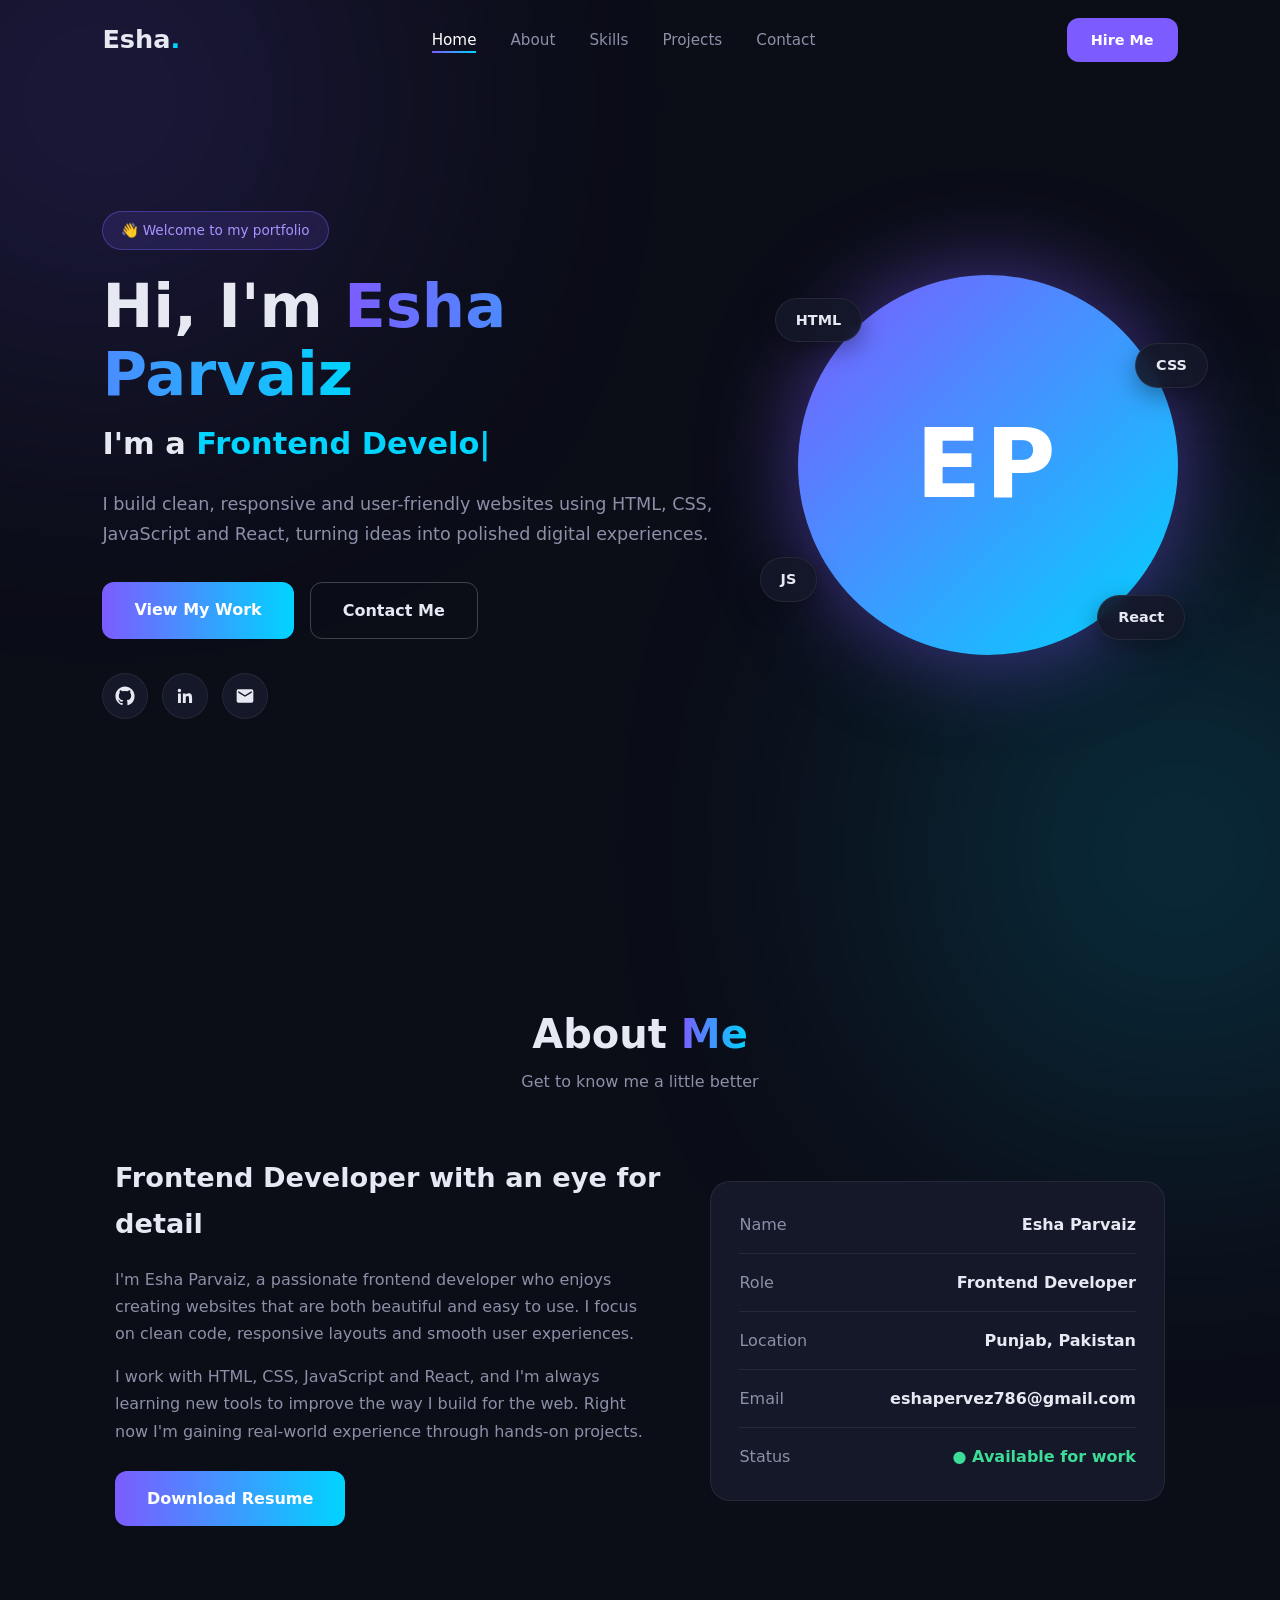
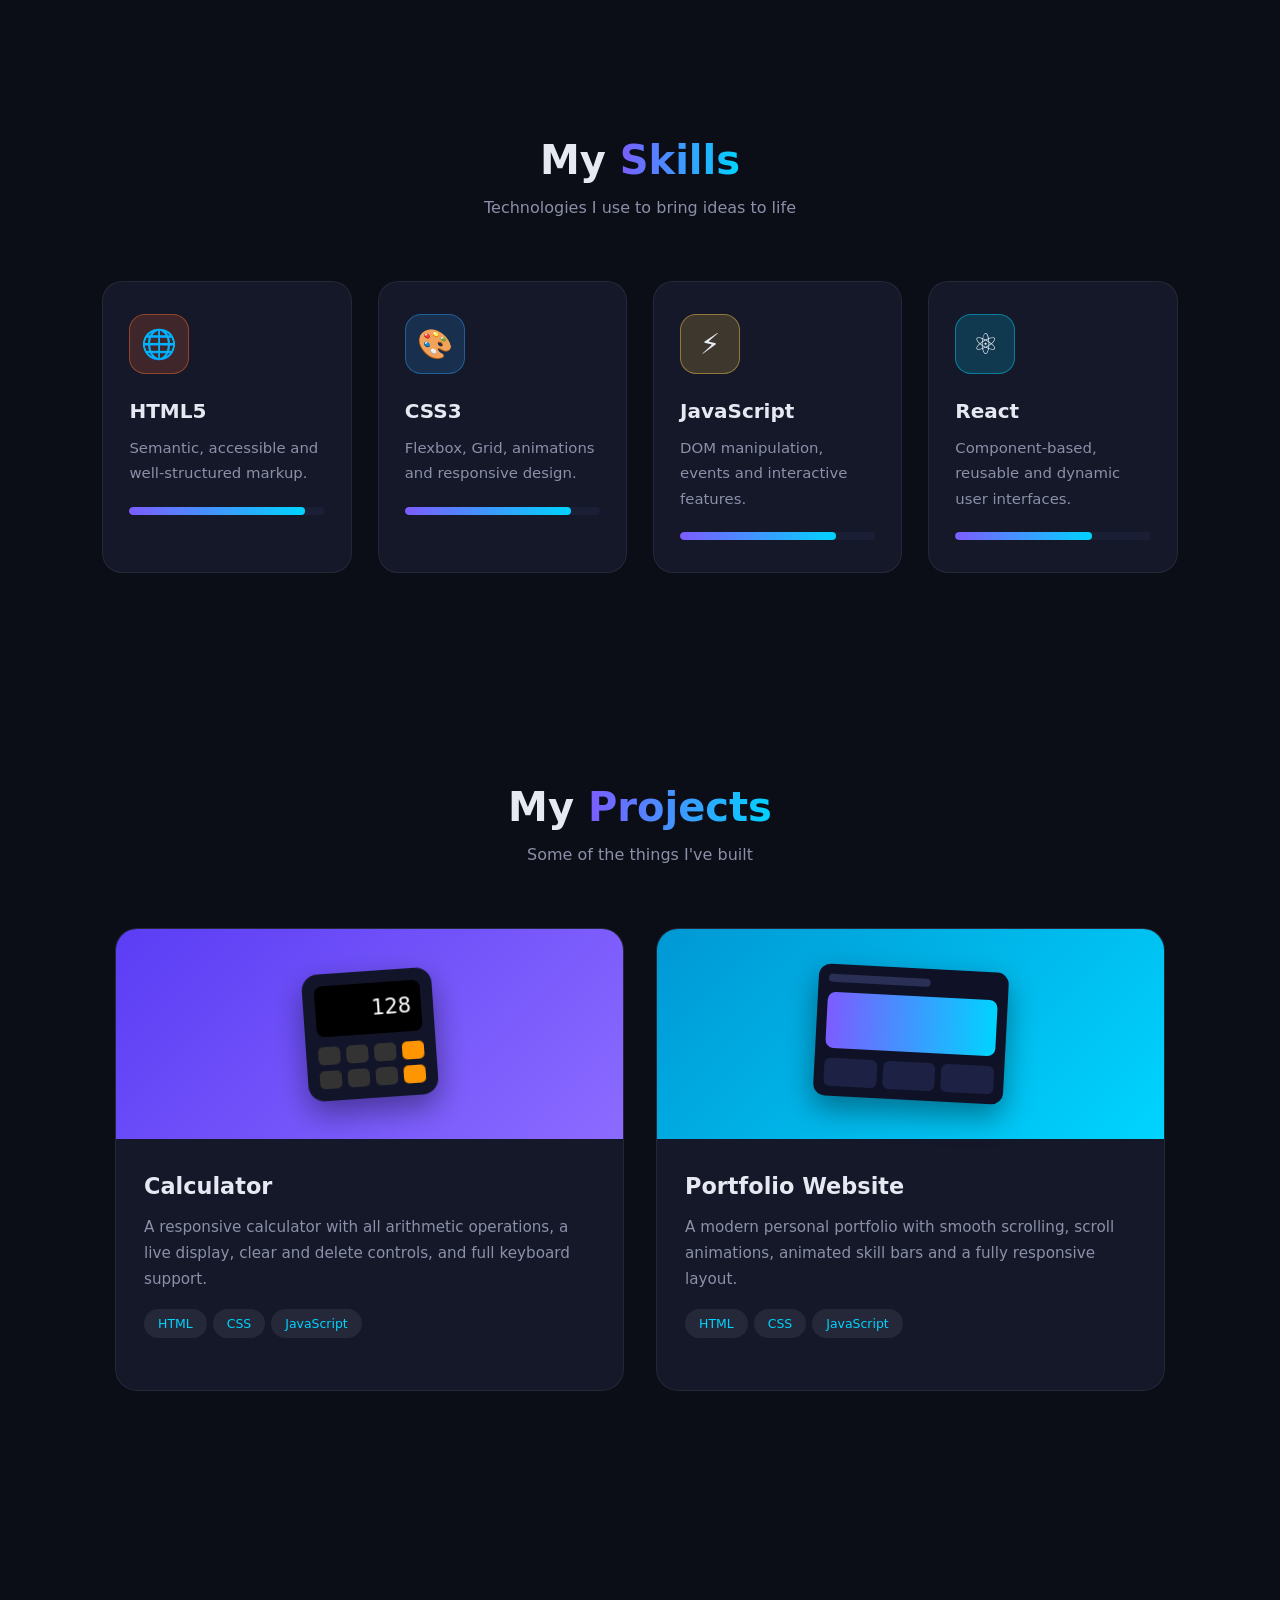
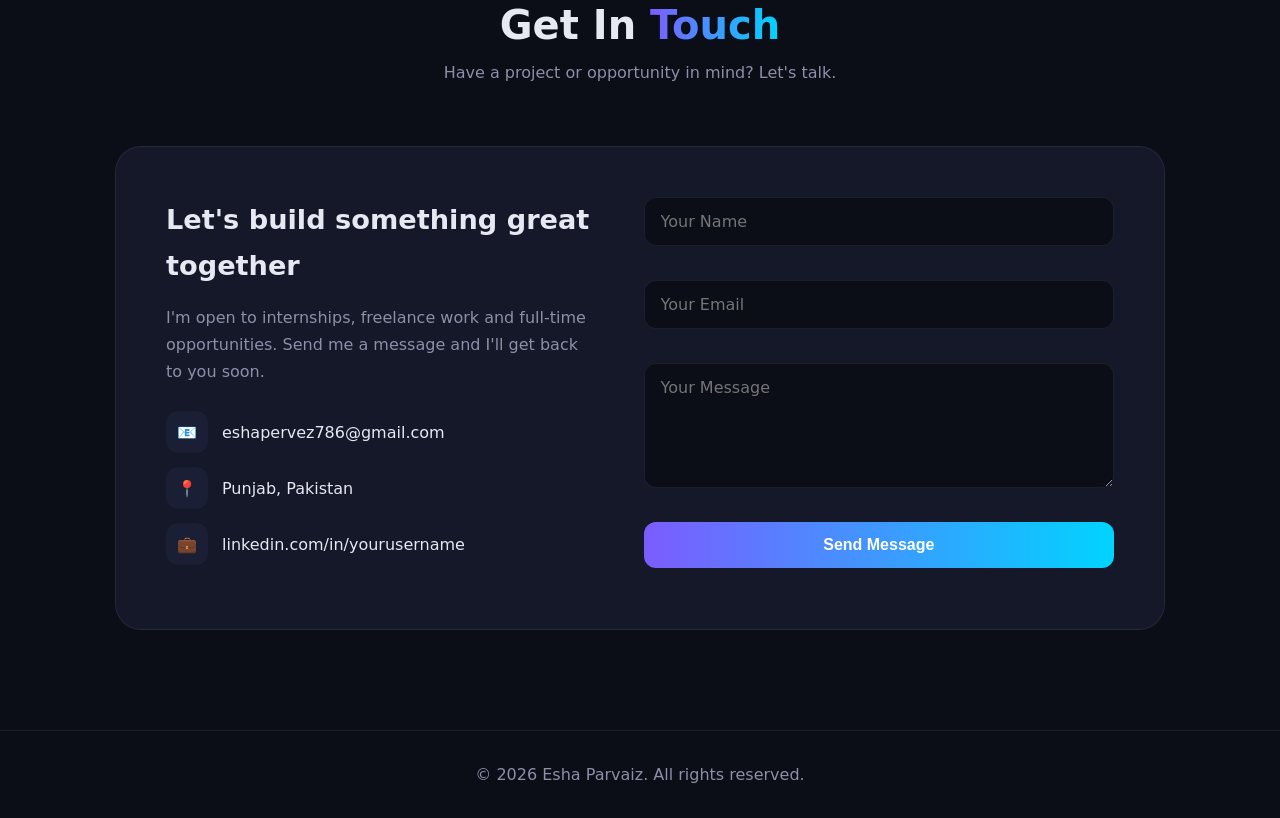
<file: index.html>
<!DOCTYPE html>
<html lang="en">
<head>
  <meta charset="UTF-8">
  <meta name="viewport" content="width=device-width, initial-scale=1.0">
  <meta name="description" content="Esha Parvaiz – Frontend Developer skilled in HTML, CSS, JavaScript and React.">
  <title>Esha Parvaiz | Frontend Developer</title>
  <link rel="stylesheet" href="style.css">
</head>
<body>
  <div class="glow one"></div>
  <div class="glow two"></div>

  <!-- NAVBAR -->
  <header class="navbar" id="navbar">
    <a href="#home" class="logo">Esha<span>.</span></a>
    <nav>
      <ul id="menu">
        <li><a href="#home" class="nav-link">Home</a></li>
        <li><a href="#about" class="nav-link">About</a></li>
        <li><a href="#skills" class="nav-link">Skills</a></li>
        <li><a href="#projects" class="nav-link">Projects</a></li>
        <li><a href="#contact" class="nav-link">Contact</a></li>
      </ul>
    </nav>
    <a href="#contact" class="btn small">Hire Me</a>
    <button class="menu-btn" id="menuBtn" aria-label="Toggle menu">☰</button>
  </header>

  <!-- HERO -->
  <section id="home" class="hero">
    <div class="hero-text">
      <span class="tag">👋 Welcome to my portfolio</span>
      <h1>Hi, I'm <span class="gradient">Esha Parvaiz</span></h1>
      <h2 class="typing">I'm a <span id="typed"></span><span class="cursor">|</span></h2>
      <p>I build clean, responsive and user-friendly websites using HTML, CSS, JavaScript and React, turning ideas into polished digital experiences.</p>
      <div class="btns">
        <a href="#projects" class="btn primary">View My Work</a>
        <a href="#contact" class="btn outline">Contact Me</a>
      </div>
      <div class="socials">
        <a href="https://github.com/yourusername" target="_blank" rel="noopener" aria-label="GitHub">
          <svg viewBox="0 0 24 24"><path d="M12 .5C5.7.5.5 5.7.5 12c0 5.1 3.3 9.4 7.9 10.9.6.1.8-.3.8-.6v-2c-3.2.7-3.9-1.5-3.9-1.5-.5-1.3-1.3-1.7-1.3-1.7-1-.7.1-.7.1-.7 1.1.1 1.7 1.2 1.7 1.2 1 1.8 2.7 1.3 3.4 1 .1-.8.4-1.3.7-1.6-2.6-.3-5.3-1.3-5.3-5.7 0-1.3.5-2.3 1.2-3.1-.1-.3-.5-1.5.1-3.1 0 0 1-.3 3.2 1.2a11 11 0 0 1 5.8 0c2.2-1.5 3.2-1.2 3.2-1.2.6 1.6.2 2.8.1 3.1.8.8 1.2 1.8 1.2 3.1 0 4.4-2.7 5.4-5.3 5.7.4.4.8 1.1.8 2.2v3.2c0 .3.2.7.8.6A11.5 11.5 0 0 0 23.5 12C23.5 5.7 18.3.5 12 .5z"/></svg>
        </a>
        <a href="https://linkedin.com/in/yourusername" target="_blank" rel="noopener" aria-label="LinkedIn">
          <svg viewBox="0 0 24 24"><path d="M20.4 20.5h-3.6v-5.6c0-1.3 0-3-1.8-3s-2.1 1.4-2.1 2.9v5.7H9.4V9h3.4v1.6c.5-.9 1.6-1.8 3.4-1.8 3.6 0 4.3 2.4 4.3 5.5v6.2zM5.3 7.4a2.1 2.1 0 1 1 0-4.2 2.1 2.1 0 0 1 0 4.2zM7.1 20.5H3.6V9h3.5v11.5z"/></svg>
        </a>
        <a href="mailto:eshapervez786@gmail.com" aria-label="Email">
          <svg viewBox="0 0 24 24"><path d="M20 4H4a2 2 0 0 0-2 2v12a2 2 0 0 0 2 2h16a2 2 0 0 0 2-2V6a2 2 0 0 0-2-2zm0 4-8 5-8-5V6l8 5 8-5v2z"/></svg>
        </a>
      </div>
    </div>

    <div class="hero-visual">
      <div class="avatar"><span>EP</span></div>
      <div class="float-badge b1">HTML</div>
      <div class="float-badge b2">CSS</div>
      <div class="float-badge b3">JS</div>
      <div class="float-badge b4">React</div>
    </div>
  </section>

  <!-- ABOUT -->
  <section id="about" class="reveal">
    <div class="title">
      <h2>About <span class="gradient">Me</span></h2>
      <p>Get to know me a little better</p>
    </div>
    <div class="about">
      <div class="about-text">
        <h3>Frontend Developer with an eye for detail</h3>
        <p>I'm Esha Parvaiz, a passionate frontend developer who enjoys creating websites that are both beautiful and easy to use. I focus on clean code, responsive layouts and smooth user experiences.</p>
        <p>I work with HTML, CSS, JavaScript and React, and I'm always learning new tools to improve the way I build for the web. Right now I'm gaining real-world experience through hands-on projects.</p>
        <a href="resume.pdf" download class="btn primary">Download Resume</a>
      </div>
      <div class="info-card">
        <div class="info"><span>Name</span><strong>Esha Parvaiz</strong></div>
        <div class="info"><span>Role</span><strong>Frontend Developer</strong></div>
        <div class="info"><span>Location</span><strong>Punjab, Pakistan</strong></div>
        <div class="info"><span>Email</span><strong>eshapervez786@gmail.com</strong></div>
        <div class="info"><span>Status</span><strong class="available">● Available for work</strong></div>
      </div>
    </div>
  </section>

  <!-- SKILLS -->
  <section id="skills" class="reveal">
    <div class="title">
      <h2>My <span class="gradient">Skills</span></h2>
      <p>Technologies I use to bring ideas to life</p>
    </div>
    <div class="skills-grid">
      <div class="skill-card">
        <div class="skill-icon" style="--c:#ff6b35">🌐</div>
        <h3>HTML5</h3>
        <p>Semantic, accessible and well-structured markup.</p>
        <div class="bar"><div data-w="90%"></div></div>
      </div>
      <div class="skill-card">
        <div class="skill-icon" style="--c:#2d9bf0">🎨</div>
        <h3>CSS3</h3>
        <p>Flexbox, Grid, animations and responsive design.</p>
        <div class="bar"><div data-w="85%"></div></div>
      </div>
      <div class="skill-card">
        <div class="skill-icon" style="--c:#f7c948">⚡</div>
        <h3>JavaScript</h3>
        <p>DOM manipulation, events and interactive features.</p>
        <div class="bar"><div data-w="80%"></div></div>
      </div>
      <div class="skill-card">
        <div class="skill-icon" style="--c:#00d4ff">⚛️</div>
        <h3>React</h3>
        <p>Component-based, reusable and dynamic user interfaces.</p>
        <div class="bar"><div data-w="70%"></div></div>
      </div>
    </div>
  </section>

  <!-- PROJECTS -->
  <section id="projects" class="reveal">
    <div class="title">
      <h2>My <span class="gradient">Projects</span></h2>
      <p>Some of the things I've built</p>
    </div>
    <div class="projects-grid">
      <article class="project">
        <div class="thumb t1">
          <div class="mini-calc">
            <div class="mc-screen">128</div>
            <div class="mc-keys"><i></i><i></i><i></i><i class="o"></i><i></i><i></i><i></i><i class="o"></i></div>
          </div>
        </div>
        <div class="project-body">
          <h3>Calculator</h3>
          <p>A responsive calculator with all arithmetic operations, a live display, clear and delete controls, and full keyboard support.</p>
          <div class="chips"><span>HTML</span><span>CSS</span><span>JavaScript</span></div>
        </div>
      </article>

      <article class="project">
        <div class="thumb t2">
          <div class="mini-site">
            <div class="ms-bar"></div>
            <div class="ms-hero"></div>
            <div class="ms-row"><i></i><i></i><i></i></div>
          </div>
        </div>
        <div class="project-body">
          <h3>Portfolio Website</h3>
          <p>A modern personal portfolio with smooth scrolling, scroll animations, animated skill bars and a fully responsive layout.</p>
          <div class="chips"><span>HTML</span><span>CSS</span><span>JavaScript</span></div>
        </div>
      </article>
    </div>
  </section>

  <!-- CONTACT -->
  <section id="contact" class="reveal">
    <div class="title">
      <h2>Get In <span class="gradient">Touch</span></h2>
      <p>Have a project or opportunity in mind? Let's talk.</p>
    </div>
    <div class="contact">
      <div class="contact-info">
        <h3>Let's build something great together</h3>
        <p>I'm open to internships, freelance work and full-time opportunities. Send me a message and I'll get back to you soon.</p>
        <div class="c-item"><span>📧</span> eshapervez786@gmail.com</div>
        <div class="c-item"><span>📍</span> Punjab, Pakistan</div>
        <div class="c-item"><span>💼</span> linkedin.com/in/yourusername</div>
      </div>
      <form id="contactForm" novalidate>
        <div class="field">
          <input type="text" id="name" placeholder="Your Name" required>
          <small class="error"></small>
        </div>
        <div class="field">
          <input type="email" id="email" placeholder="Your Email" required>
          <small class="error"></small>
        </div>
        <div class="field">
          <textarea id="message" rows="5" placeholder="Your Message" required></textarea>
          <small class="error"></small>
        </div>
        <button type="submit" class="btn primary">Send Message</button>
        <p class="success" id="success">✅ Thank you! Your message has been sent.</p>
      </form>
    </div>
  </section>

  <footer>
    <p>© <span id="year">2026</span> Esha Parvaiz. All rights reserved.</p>
  </footer>

  <button class="to-top" id="toTop" aria-label="Back to top">↑</button>

  <script src="script.js"></script>
</body>
</html>
</file>
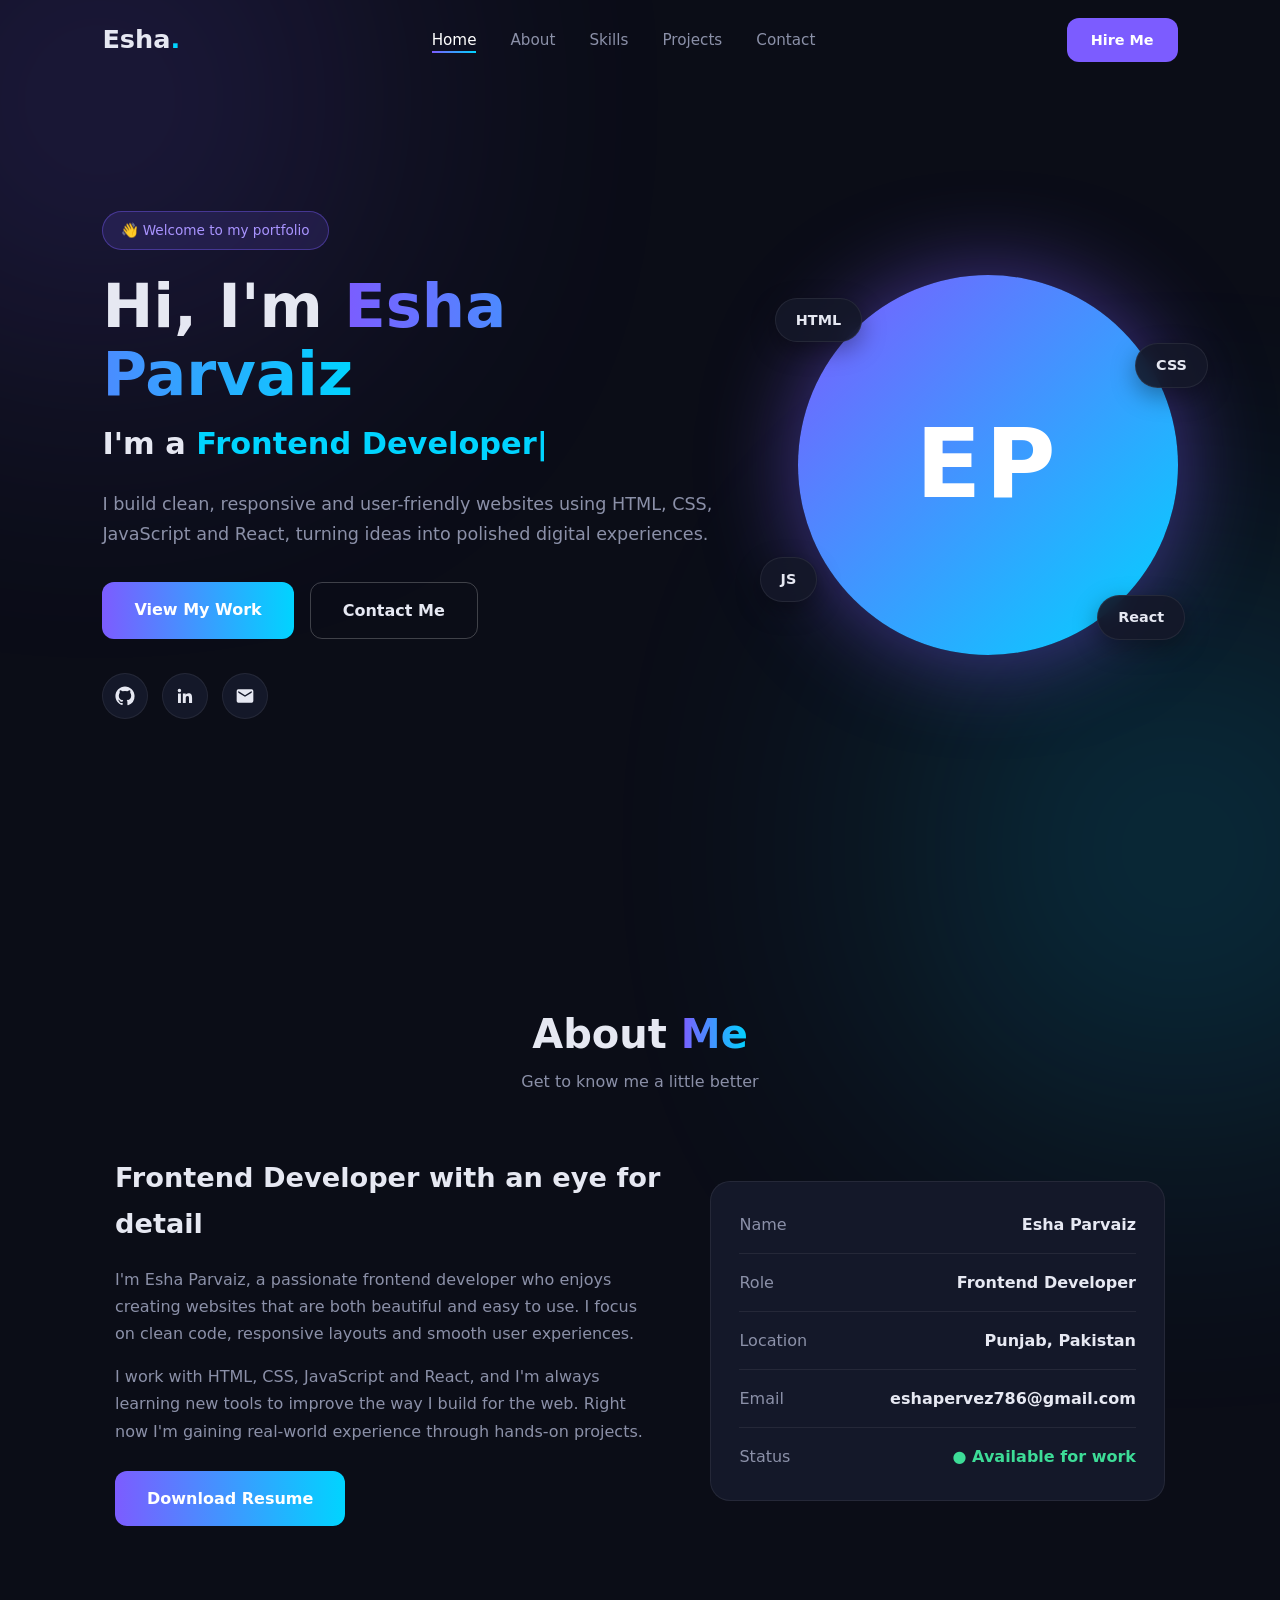
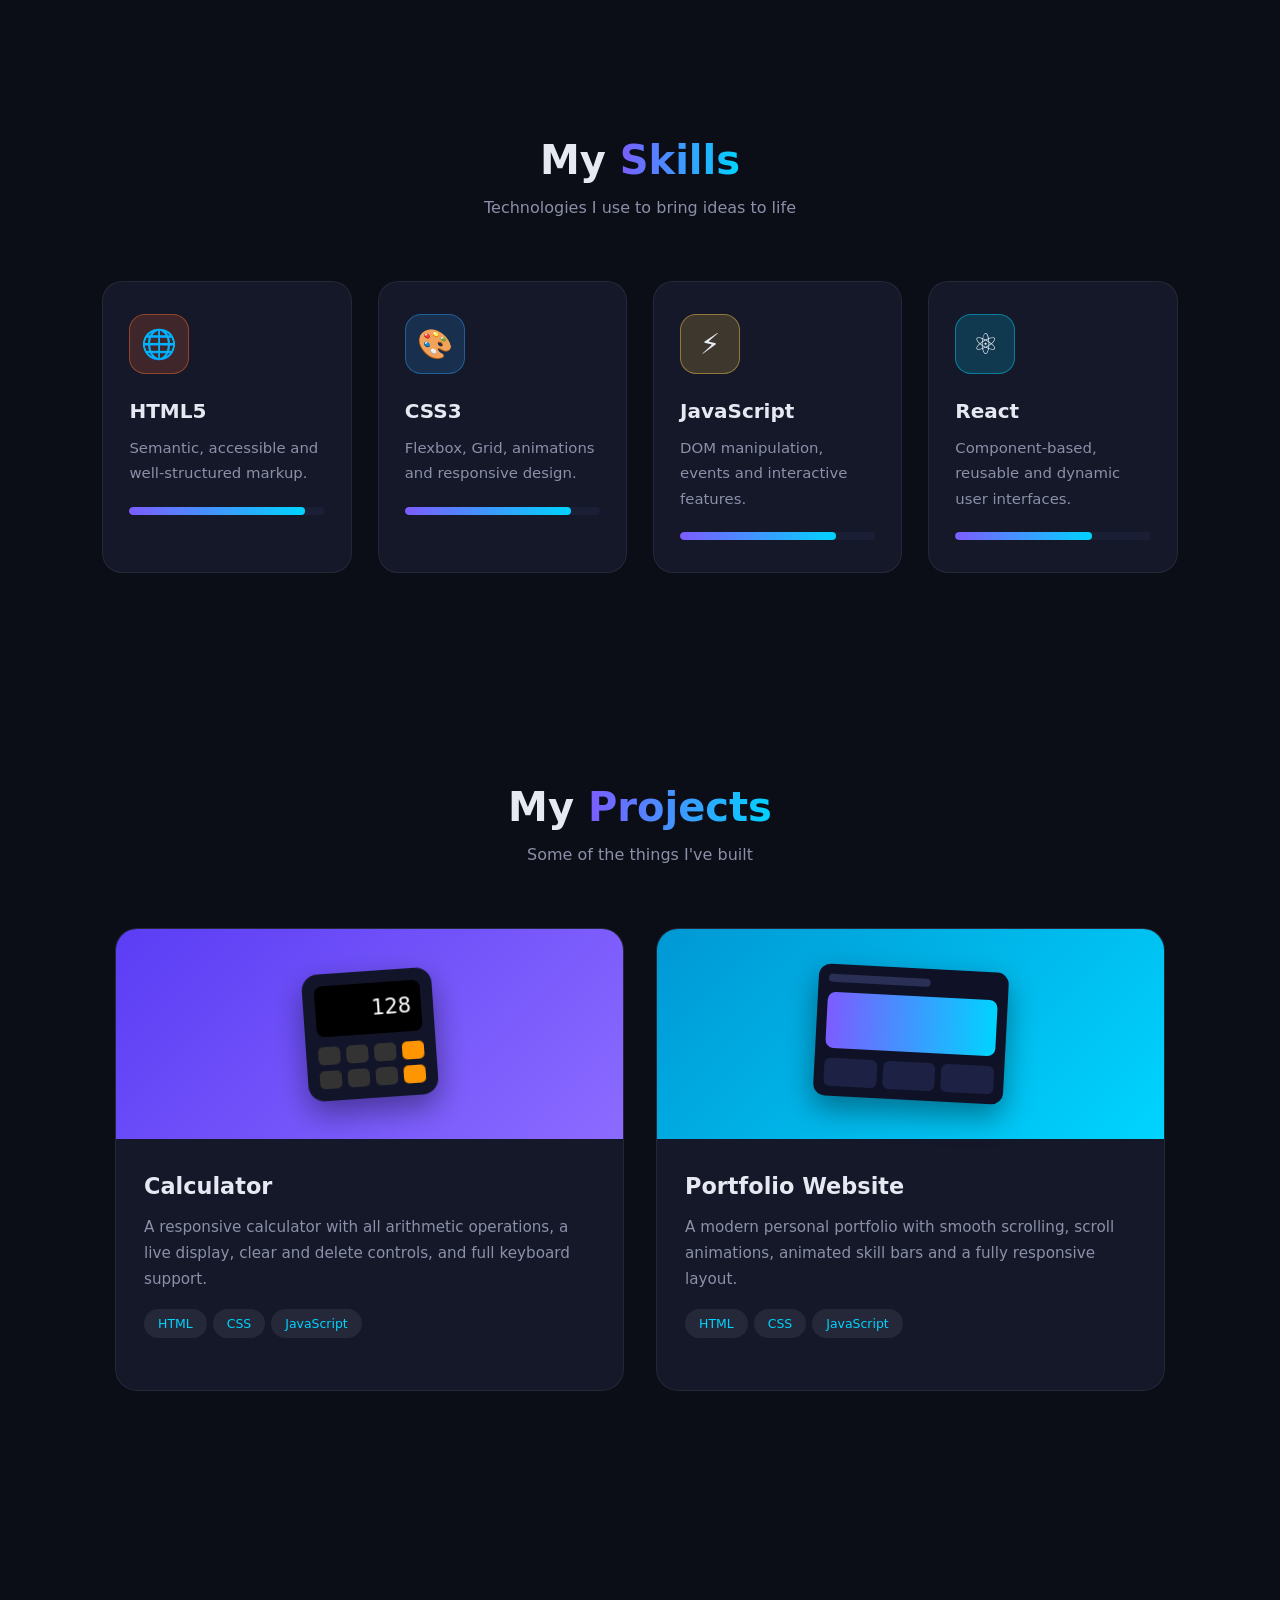
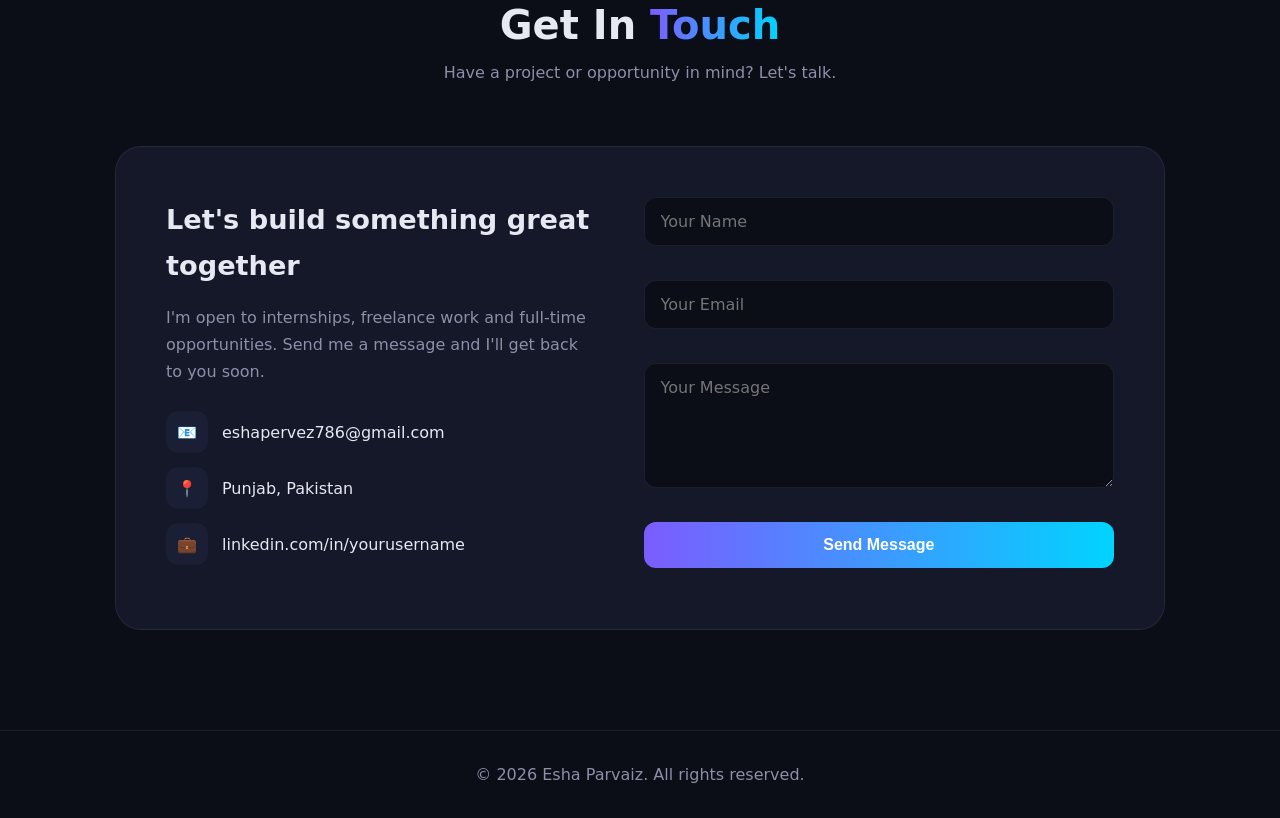
<file: esha-portfolio-demo.html>
<!DOCTYPE html>
<html lang="en">
<head>
  <meta charset="UTF-8">
  <meta name="viewport" content="width=device-width, initial-scale=1.0">
  <meta name="description" content="Esha Parvaiz – Frontend Developer skilled in HTML, CSS, JavaScript and React.">
  <title>Esha Parvaiz | Frontend Developer</title>
  <style>
:root {
  --bg: #0b0d17;
  --card: #141829;
  --card-2: #1a1f35;
  --accent: #7c5cff;
  --accent-2: #00d4ff;
  --text: #e6e8f2;
  --muted: #8b90a8;
  --border: rgba(255, 255, 255, 0.07);
}

* { box-sizing: border-box; margin: 0; padding: 0; }
html { scroll-behavior: smooth; scroll-padding-top: 80px; }
body {
  background: var(--bg);
  color: var(--text);
  font-family: 'Segoe UI', system-ui, -apple-system, Arial, sans-serif;
  line-height: 1.7;
  overflow-x: hidden;
}
a { text-decoration: none; color: inherit; }
ul { list-style: none; }
section { padding: 100px 8%; }

.gradient {
  background: linear-gradient(90deg, var(--accent), var(--accent-2));
  -webkit-background-clip: text;
  background-clip: text;
  color: transparent;
}

/* Background glows */
.glow {
  position: fixed; width: 500px; height: 500px; border-radius: 50%;
  filter: blur(150px); opacity: 0.22; z-index: -1; pointer-events: none;
}
.glow.one { background: var(--accent); top: -150px; left: -150px; }
.glow.two { background: var(--accent-2); bottom: -200px; right: -150px; }

/* Buttons */
.btn {
  display: inline-block; padding: 14px 32px; border-radius: 12px;
  font-weight: 600; border: none; cursor: pointer; font-size: 1rem;
  transition: transform 0.3s, box-shadow 0.3s, background 0.3s;
}
.btn.primary {
  background: linear-gradient(90deg, var(--accent), var(--accent-2)); color: #fff;
}
.btn.primary:hover { transform: translateY(-4px); box-shadow: 0 10px 30px rgba(124, 92, 255, 0.45); }
.btn.outline { border: 1px solid rgba(255, 255, 255, 0.22); color: var(--text); }
.btn.outline:hover { background: rgba(255, 255, 255, 0.08); transform: translateY(-4px); }
.btn.small { padding: 10px 24px; font-size: 0.9rem; background: var(--accent); color: #fff; }
.btn.small:hover { transform: translateY(-3px); box-shadow: 0 8px 20px rgba(124, 92, 255, 0.4); }

/* Navbar */
.navbar {
  position: fixed; top: 0; left: 0; width: 100%; z-index: 100;
  display: flex; justify-content: space-between; align-items: center;
  padding: 18px 8%; transition: background 0.3s, padding 0.3s, box-shadow 0.3s;
}
.navbar.scrolled {
  background: rgba(11, 13, 23, 0.85); backdrop-filter: blur(14px);
  padding: 12px 8%; border-bottom: 1px solid var(--border);
}
.logo { font-size: 1.6rem; font-weight: 800; }
.logo span { color: var(--accent-2); }
.navbar nav ul { display: flex; gap: 34px; }
.nav-link { color: var(--muted); font-size: 0.95rem; position: relative; padding: 4px 0; transition: color 0.3s; }
.nav-link::after {
  content: ''; position: absolute; left: 0; bottom: 0; width: 0; height: 2px;
  background: linear-gradient(90deg, var(--accent), var(--accent-2)); transition: width 0.3s;
}
.nav-link:hover, .nav-link.active { color: #fff; }
.nav-link:hover::after, .nav-link.active::after { width: 100%; }
.menu-btn { display: none; background: none; border: none; color: #fff; font-size: 1.8rem; cursor: pointer; }

/* Hero */
.hero {
  min-height: 100vh; display: flex; align-items: center; justify-content: space-between;
  gap: 50px; padding-top: 130px;
}
.hero-text { max-width: 620px; }
.tag {
  display: inline-block; padding: 7px 18px; border-radius: 30px; font-size: 0.85rem;
  background: rgba(124, 92, 255, 0.14); color: #a994ff;
  border: 1px solid rgba(124, 92, 255, 0.4); margin-bottom: 22px;
}
.hero-text h1 { font-size: 3.8rem; line-height: 1.12; margin-bottom: 10px; }
.typing { font-size: 1.9rem; font-weight: 600; margin-bottom: 20px; color: var(--text); }
.typing #typed { color: var(--accent-2); }
.cursor { color: var(--accent-2); animation: blink 0.8s infinite; }
@keyframes blink { 50% { opacity: 0; } }
.hero-text p { color: var(--muted); font-size: 1.1rem; margin-bottom: 32px; }
.btns { display: flex; gap: 16px; flex-wrap: wrap; margin-bottom: 34px; }

.socials { display: flex; gap: 14px; }
.socials a {
  width: 46px; height: 46px; border-radius: 50%; display: flex; justify-content: center; align-items: center;
  background: var(--card); border: 1px solid var(--border); transition: all 0.3s;
}
.socials svg { width: 20px; height: 20px; fill: var(--text); transition: fill 0.3s; }
.socials a:hover { background: var(--accent); transform: translateY(-5px); border-color: var(--accent); }

/* Hero visual */
.hero-visual { position: relative; width: 380px; height: 380px; flex-shrink: 0; }
.avatar {
  width: 100%; height: 100%; border-radius: 50%;
  background: linear-gradient(135deg, var(--accent), var(--accent-2));
  display: flex; justify-content: center; align-items: center;
  box-shadow: 0 0 90px rgba(124, 92, 255, 0.5);
  animation: float 5s ease-in-out infinite;
}
.avatar span { font-size: 6rem; font-weight: 800; color: #fff; letter-spacing: 4px; }
.float-badge {
  position: absolute; padding: 9px 20px; border-radius: 30px; font-weight: 600; font-size: 0.9rem;
  background: rgba(20, 24, 41, 0.9); border: 1px solid var(--border); backdrop-filter: blur(8px);
  box-shadow: 0 8px 25px rgba(0, 0, 0, 0.35);
}
.b1 { top: 6%; left: -6%; animation: float 4s ease-in-out infinite; }
.b2 { top: 18%; right: -8%; animation: float 5s ease-in-out infinite 0.5s; }
.b3 { bottom: 14%; left: -10%; animation: float 4.5s ease-in-out infinite 1s; }
.b4 { bottom: 4%; right: -2%; animation: float 5.5s ease-in-out infinite 1.5s; }
@keyframes float { 0%, 100% { transform: translateY(0); } 50% { transform: translateY(-16px); } }

/* Section titles */
.title { text-align: center; margin-bottom: 60px; }
.title h2 { font-size: 2.5rem; }
.title p { color: var(--muted); }

/* About */
.about { display: grid; grid-template-columns: 1.2fr 1fr; gap: 50px; align-items: center; max-width: 1050px; margin: auto; }
.about-text h3 { font-size: 1.7rem; margin-bottom: 18px; }
.about-text p { color: var(--muted); margin-bottom: 16px; }
.about-text .btn { margin-top: 10px; }
.info-card {
  background: var(--card); border: 1px solid var(--border); border-radius: 20px; padding: 14px 28px;
}
.info { display: flex; justify-content: space-between; gap: 14px; padding: 15px 0; border-bottom: 1px solid var(--border); }
.info:last-child { border-bottom: none; }
.info span { color: var(--muted); }
.info strong { text-align: right; font-weight: 600; }
.available { color: #3ddc97; }

/* Skills */
.skills-grid {
  display: grid; grid-template-columns: repeat(auto-fit, minmax(230px, 1fr));
  gap: 26px; max-width: 1100px; margin: auto;
}
.skill-card {
  background: var(--card); border: 1px solid var(--border); border-radius: 20px; padding: 32px 26px;
  transition: transform 0.4s, border-color 0.4s, box-shadow 0.4s;
}
.skill-card:hover { transform: translateY(-10px); border-color: var(--accent); box-shadow: 0 20px 40px rgba(124, 92, 255, 0.2); }
.skill-icon {
  width: 60px; height: 60px; border-radius: 16px; display: flex; justify-content: center; align-items: center;
  font-size: 1.8rem; margin-bottom: 20px;
  background: color-mix(in srgb, var(--c) 18%, transparent);
  border: 1px solid color-mix(in srgb, var(--c) 45%, transparent);
}
.skill-card h3 { margin-bottom: 8px; font-size: 1.25rem; }
.skill-card p { color: var(--muted); font-size: 0.93rem; margin-bottom: 20px; }
.bar { height: 8px; background: var(--card-2); border-radius: 10px; overflow: hidden; }
.bar div {
  height: 100%; width: 0; border-radius: 10px;
  background: linear-gradient(90deg, var(--accent), var(--accent-2)); transition: width 1.5s ease;
}

/* Projects */
.projects-grid {
  display: grid; grid-template-columns: repeat(auto-fit, minmax(340px, 1fr));
  gap: 32px; max-width: 1050px; margin: auto;
}
.project {
  background: var(--card); border-radius: 22px; overflow: hidden; border: 1px solid var(--border);
  transition: transform 0.4s, box-shadow 0.4s;
}
.project:hover { transform: translateY(-10px); box-shadow: 0 22px 45px rgba(124, 92, 255, 0.25); }
.thumb { height: 210px; display: flex; justify-content: center; align-items: center; }
.t1 { background: linear-gradient(135deg, #5b3df5, #8b6bff); }
.t2 { background: linear-gradient(135deg, #0098d4, #00d4ff); }
.project-body { padding: 28px; }
.project-body h3 { font-size: 1.4rem; margin-bottom: 10px; }
.project-body p { color: var(--muted); font-size: 0.95rem; margin-bottom: 16px; }
.chips { margin-bottom: 18px; }
.chips span {
  display: inline-block; font-size: 0.78rem; padding: 4px 14px; margin: 0 6px 6px 0;
  border-radius: 20px; background: rgba(255, 255, 255, 0.07); color: var(--accent-2);
}
.links { display: flex; gap: 22px; }
.links a { font-weight: 600; font-size: 0.95rem; color: #a994ff; transition: color 0.3s; }
.links a:hover { color: var(--accent-2); }

/* Mini illustrations (thumbnails) */
.mini-calc { width: 130px; background: #12142a; border-radius: 16px; padding: 12px; box-shadow: 0 12px 30px rgba(0, 0, 0, 0.4); transform: rotate(-4deg); }
.mc-screen { background: #000; color: #fff; text-align: right; padding: 8px 10px; border-radius: 8px; margin-bottom: 10px; font-size: 1.3rem; }
.mc-keys { display: grid; grid-template-columns: repeat(4, 1fr); gap: 6px; }
.mc-keys i { height: 18px; border-radius: 5px; background: #333; }
.mc-keys i.o { background: #ff9500; }
.mini-site { width: 190px; background: #0f1226; border-radius: 12px; padding: 10px; box-shadow: 0 12px 30px rgba(0, 0, 0, 0.4); transform: rotate(3deg); }
.ms-bar { height: 8px; width: 60%; border-radius: 6px; background: #2a3055; margin-bottom: 10px; }
.ms-hero { height: 56px; border-radius: 8px; background: linear-gradient(90deg, #7c5cff, #00d4ff); margin-bottom: 10px; }
.ms-row { display: grid; grid-template-columns: repeat(3, 1fr); gap: 6px; }
.ms-row i { height: 28px; border-radius: 6px; background: #1d2244; }

/* Contact */
.contact {
  display: grid; grid-template-columns: 1fr 1.1fr; gap: 50px; max-width: 1050px; margin: auto;
  background: var(--card); border: 1px solid var(--border); border-radius: 26px; padding: 50px;
}
.contact-info h3 { font-size: 1.7rem; margin-bottom: 14px; }
.contact-info p { color: var(--muted); margin-bottom: 26px; }
.c-item { display: flex; align-items: center; gap: 14px; margin-bottom: 14px; color: var(--text); }
.c-item span {
  width: 42px; height: 42px; border-radius: 12px; background: var(--card-2);
  display: flex; justify-content: center; align-items: center;
}
form { display: grid; gap: 16px; align-content: start; }
.field { display: flex; flex-direction: column; gap: 5px; }
input, textarea {
  width: 100%; padding: 14px 16px; border-radius: 12px; border: 1px solid var(--border);
  background: var(--bg); color: var(--text); font-size: 1rem; font-family: inherit; resize: vertical;
  transition: border-color 0.3s, box-shadow 0.3s;
}
input:focus, textarea:focus { outline: none; border-color: var(--accent); box-shadow: 0 0 0 3px rgba(124, 92, 255, 0.2); }
input.invalid, textarea.invalid { border-color: #ff5c7a; }
.error { color: #ff7a93; font-size: 0.8rem; min-height: 1em; }
.success { display: none; color: #3ddc97; font-weight: 600; }
.success.show { display: block; }

/* Footer & back to top */
footer { text-align: center; padding: 30px; color: var(--muted); border-top: 1px solid var(--border); }
.to-top {
  position: fixed; right: 24px; bottom: 24px; width: 48px; height: 48px; border-radius: 50%; border: none;
  background: linear-gradient(135deg, var(--accent), var(--accent-2)); color: #fff; font-size: 1.3rem; cursor: pointer;
  opacity: 0; visibility: hidden; transform: translateY(20px); transition: all 0.3s; z-index: 90;
}
.to-top.show { opacity: 1; visibility: visible; transform: none; }
.to-top:hover { transform: translateY(-4px); }

/* Scroll reveal */
.reveal { opacity: 0; transform: translateY(50px); transition: opacity 0.9s ease, transform 0.9s ease; }
.reveal.show { opacity: 1; transform: none; }

/* Responsive */
@media (max-width: 950px) {
  .hero { flex-direction: column-reverse; text-align: center; padding-top: 120px; }
  .btns, .socials { justify-content: center; }
  .hero-text h1 { font-size: 2.8rem; }
  .typing { font-size: 1.5rem; }
  .hero-visual { width: 280px; height: 280px; }
  .avatar span { font-size: 4.5rem; }
  .about, .contact { grid-template-columns: 1fr; }
  .contact { padding: 30px 24px; }
}
@media (max-width: 800px) {
  .navbar .btn.small { display: none; }
  .menu-btn { display: block; }
  .navbar nav {
    position: absolute; top: 100%; left: 0; width: 100%; background: rgba(11, 13, 23, 0.97);
    display: none; border-bottom: 1px solid var(--border);
  }
  .navbar nav.open { display: block; }
  .navbar nav ul { flex-direction: column; align-items: center; padding: 22px 0; gap: 20px; }
  section { padding: 80px 6%; }
  .projects-grid { grid-template-columns: 1fr; }
}

</style>
</head>
<body>
  <div class="glow one"></div>
  <div class="glow two"></div>

  <!-- NAVBAR -->
  <header class="navbar" id="navbar">
    <a href="#home" class="logo">Esha<span>.</span></a>
    <nav>
      <ul id="menu">
        <li><a href="#home" class="nav-link">Home</a></li>
        <li><a href="#about" class="nav-link">About</a></li>
        <li><a href="#skills" class="nav-link">Skills</a></li>
        <li><a href="#projects" class="nav-link">Projects</a></li>
        <li><a href="#contact" class="nav-link">Contact</a></li>
      </ul>
    </nav>
    <a href="#contact" class="btn small">Hire Me</a>
    <button class="menu-btn" id="menuBtn" aria-label="Toggle menu">☰</button>
  </header>

  <!-- HERO -->
  <section id="home" class="hero">
    <div class="hero-text">
      <span class="tag">👋 Welcome to my portfolio</span>
      <h1>Hi, I'm <span class="gradient">Esha Parvaiz</span></h1>
      <h2 class="typing">I'm a <span id="typed"></span><span class="cursor">|</span></h2>
      <p>I build clean, responsive and user-friendly websites using HTML, CSS, JavaScript and React, turning ideas into polished digital experiences.</p>
      <div class="btns">
        <a href="#projects" class="btn primary">View My Work</a>
        <a href="#contact" class="btn outline">Contact Me</a>
      </div>
      <div class="socials">
        <a href="https://github.com/yourusername" target="_blank" rel="noopener" aria-label="GitHub">
          <svg viewBox="0 0 24 24"><path d="M12 .5C5.7.5.5 5.7.5 12c0 5.1 3.3 9.4 7.9 10.9.6.1.8-.3.8-.6v-2c-3.2.7-3.9-1.5-3.9-1.5-.5-1.3-1.3-1.7-1.3-1.7-1-.7.1-.7.1-.7 1.1.1 1.7 1.2 1.7 1.2 1 1.8 2.7 1.3 3.4 1 .1-.8.4-1.3.7-1.6-2.6-.3-5.3-1.3-5.3-5.7 0-1.3.5-2.3 1.2-3.1-.1-.3-.5-1.5.1-3.1 0 0 1-.3 3.2 1.2a11 11 0 0 1 5.8 0c2.2-1.5 3.2-1.2 3.2-1.2.6 1.6.2 2.8.1 3.1.8.8 1.2 1.8 1.2 3.1 0 4.4-2.7 5.4-5.3 5.7.4.4.8 1.1.8 2.2v3.2c0 .3.2.7.8.6A11.5 11.5 0 0 0 23.5 12C23.5 5.7 18.3.5 12 .5z"/></svg>
        </a>
        <a href="https://linkedin.com/in/yourusername" target="_blank" rel="noopener" aria-label="LinkedIn">
          <svg viewBox="0 0 24 24"><path d="M20.4 20.5h-3.6v-5.6c0-1.3 0-3-1.8-3s-2.1 1.4-2.1 2.9v5.7H9.4V9h3.4v1.6c.5-.9 1.6-1.8 3.4-1.8 3.6 0 4.3 2.4 4.3 5.5v6.2zM5.3 7.4a2.1 2.1 0 1 1 0-4.2 2.1 2.1 0 0 1 0 4.2zM7.1 20.5H3.6V9h3.5v11.5z"/></svg>
        </a>
        <a href="mailto:eshapervez786@gmail.com" aria-label="Email">
          <svg viewBox="0 0 24 24"><path d="M20 4H4a2 2 0 0 0-2 2v12a2 2 0 0 0 2 2h16a2 2 0 0 0 2-2V6a2 2 0 0 0-2-2zm0 4-8 5-8-5V6l8 5 8-5v2z"/></svg>
        </a>
      </div>
    </div>

    <div class="hero-visual">
      <div class="avatar"><span>EP</span></div>
      <div class="float-badge b1">HTML</div>
      <div class="float-badge b2">CSS</div>
      <div class="float-badge b3">JS</div>
      <div class="float-badge b4">React</div>
    </div>
  </section>

  <!-- ABOUT -->
  <section id="about" class="reveal">
    <div class="title">
      <h2>About <span class="gradient">Me</span></h2>
      <p>Get to know me a little better</p>
    </div>
    <div class="about">
      <div class="about-text">
        <h3>Frontend Developer with an eye for detail</h3>
        <p>I'm Esha Parvaiz, a passionate frontend developer who enjoys creating websites that are both beautiful and easy to use. I focus on clean code, responsive layouts and smooth user experiences.</p>
        <p>I work with HTML, CSS, JavaScript and React, and I'm always learning new tools to improve the way I build for the web. Right now I'm gaining real-world experience through hands-on projects.</p>
        <a href="resume.pdf" download class="btn primary">Download Resume</a>
      </div>
      <div class="info-card">
        <div class="info"><span>Name</span><strong>Esha Parvaiz</strong></div>
        <div class="info"><span>Role</span><strong>Frontend Developer</strong></div>
        <div class="info"><span>Location</span><strong>Punjab, Pakistan</strong></div>
        <div class="info"><span>Email</span><strong>eshapervez786@gmail.com</strong></div>
        <div class="info"><span>Status</span><strong class="available">● Available for work</strong></div>
      </div>
    </div>
  </section>

  <!-- SKILLS -->
  <section id="skills" class="reveal">
    <div class="title">
      <h2>My <span class="gradient">Skills</span></h2>
      <p>Technologies I use to bring ideas to life</p>
    </div>
    <div class="skills-grid">
      <div class="skill-card">
        <div class="skill-icon" style="--c:#ff6b35">🌐</div>
        <h3>HTML5</h3>
        <p>Semantic, accessible and well-structured markup.</p>
        <div class="bar"><div data-w="90%"></div></div>
      </div>
      <div class="skill-card">
        <div class="skill-icon" style="--c:#2d9bf0">🎨</div>
        <h3>CSS3</h3>
        <p>Flexbox, Grid, animations and responsive design.</p>
        <div class="bar"><div data-w="85%"></div></div>
      </div>
      <div class="skill-card">
        <div class="skill-icon" style="--c:#f7c948">⚡</div>
        <h3>JavaScript</h3>
        <p>DOM manipulation, events and interactive features.</p>
        <div class="bar"><div data-w="80%"></div></div>
      </div>
      <div class="skill-card">
        <div class="skill-icon" style="--c:#00d4ff">⚛️</div>
        <h3>React</h3>
        <p>Component-based, reusable and dynamic user interfaces.</p>
        <div class="bar"><div data-w="70%"></div></div>
      </div>
    </div>
  </section>

  <!-- PROJECTS -->
  <section id="projects" class="reveal">
    <div class="title">
      <h2>My <span class="gradient">Projects</span></h2>
      <p>Some of the things I've built</p>
    </div>
    <div class="projects-grid">
      <article class="project">
        <div class="thumb t1">
          <div class="mini-calc">
            <div class="mc-screen">128</div>
            <div class="mc-keys"><i></i><i></i><i></i><i class="o"></i><i></i><i></i><i></i><i class="o"></i></div>
          </div>
        </div>
        <div class="project-body">
          <h3>Calculator</h3>
          <p>A responsive calculator with all arithmetic operations, a live display, clear and delete controls, and full keyboard support.</p>
          <div class="chips"><span>HTML</span><span>CSS</span><span>JavaScript</span></div>
        </div>
      </article>

      <article class="project">
        <div class="thumb t2">
          <div class="mini-site">
            <div class="ms-bar"></div>
            <div class="ms-hero"></div>
            <div class="ms-row"><i></i><i></i><i></i></div>
          </div>
        </div>
        <div class="project-body">
          <h3>Portfolio Website</h3>
          <p>A modern personal portfolio with smooth scrolling, scroll animations, animated skill bars and a fully responsive layout.</p>
          <div class="chips"><span>HTML</span><span>CSS</span><span>JavaScript</span></div>
        </div>
      </article>
    </div>
  </section>

  <!-- CONTACT -->
  <section id="contact" class="reveal">
    <div class="title">
      <h2>Get In <span class="gradient">Touch</span></h2>
      <p>Have a project or opportunity in mind? Let's talk.</p>
    </div>
    <div class="contact">
      <div class="contact-info">
        <h3>Let's build something great together</h3>
        <p>I'm open to internships, freelance work and full-time opportunities. Send me a message and I'll get back to you soon.</p>
        <div class="c-item"><span>📧</span> eshapervez786@gmail.com</div>
        <div class="c-item"><span>📍</span> Punjab, Pakistan</div>
        <div class="c-item"><span>💼</span> linkedin.com/in/yourusername</div>
      </div>
      <form id="contactForm" novalidate>
        <div class="field">
          <input type="text" id="name" placeholder="Your Name" required>
          <small class="error"></small>
        </div>
        <div class="field">
          <input type="email" id="email" placeholder="Your Email" required>
          <small class="error"></small>
        </div>
        <div class="field">
          <textarea id="message" rows="5" placeholder="Your Message" required></textarea>
          <small class="error"></small>
        </div>
        <button type="submit" class="btn primary">Send Message</button>
        <p class="success" id="success">✅ Thank you! Your message has been sent.</p>
      </form>
    </div>
  </section>

  <footer>
    <p>© <span id="year">2026</span> Esha Parvaiz. All rights reserved.</p>
  </footer>

  <button class="to-top" id="toTop" aria-label="Back to top">↑</button>

  <script>
// ---------- Mobile menu ----------
const menuBtn = document.getElementById('menuBtn');
const navEl = document.querySelector('.navbar nav');
menuBtn.addEventListener('click', () => {
  navEl.classList.toggle('open');
  menuBtn.textContent = navEl.classList.contains('open') ? '✕' : '☰';
});
document.querySelectorAll('.nav-link').forEach(link => {
  link.addEventListener('click', () => {
    navEl.classList.remove('open');
    menuBtn.textContent = '☰';
  });
});

// ---------- Navbar shadow, back-to-top, active link ----------
const navbar = document.getElementById('navbar');
const toTop = document.getElementById('toTop');
const sections = document.querySelectorAll('section[id]');
const navLinks = document.querySelectorAll('.nav-link');

window.addEventListener('scroll', () => {
  navbar.classList.toggle('scrolled', window.scrollY > 40);
  toTop.classList.toggle('show', window.scrollY > 500);

  let currentId = 'home';
  sections.forEach(sec => {
    if (window.scrollY >= sec.offsetTop - 150) currentId = sec.id;
  });
  navLinks.forEach(l => l.classList.toggle('active', l.getAttribute('href') === '#' + currentId));
});
toTop.addEventListener('click', () => window.scrollTo({ top: 0, behavior: 'smooth' }));

// ---------- Typing effect ----------
const roles = ['Frontend Developer', 'React Developer', 'Web Designer', 'JavaScript Enthusiast'];
const typedEl = document.getElementById('typed');
let roleIndex = 0, charIndex = 0, deleting = false;

function type() {
  const word = roles[roleIndex];
  typedEl.textContent = deleting ? word.slice(0, charIndex--) : word.slice(0, charIndex++);

  let delay = deleting ? 50 : 100;
  if (!deleting && charIndex > word.length) { deleting = true; delay = 1500; }
  else if (deleting && charIndex < 0) {
    deleting = false;
    roleIndex = (roleIndex + 1) % roles.length;
    charIndex = 0;
    delay = 400;
  }
  setTimeout(type, delay);
}
type();

// ---------- Scroll reveal + skill bars ----------
const observer = new IntersectionObserver(entries => {
  entries.forEach(entry => {
    if (entry.isIntersecting) {
      entry.target.classList.add('show');
      entry.target.querySelectorAll('.bar div').forEach(bar => {
        bar.style.width = bar.dataset.w;
      });
    }
  });
}, { threshold: 0.15 });
document.querySelectorAll('.reveal').forEach(el => observer.observe(el));

// ---------- Contact form validation ----------
const form = document.getElementById('contactForm');
const success = document.getElementById('success');

function setError(input, message) {
  input.classList.toggle('invalid', Boolean(message));
  input.parentElement.querySelector('.error').textContent = message || '';
}

form.addEventListener('submit', e => {
  e.preventDefault();
  success.classList.remove('show');

  const name = document.getElementById('name');
  const email = document.getElementById('email');
  const message = document.getElementById('message');
  let valid = true;

  if (name.value.trim().length < 2) { setError(name, 'Please enter your name.'); valid = false; }
  else setError(name);

  if (!/^[^\s@]+@[^\s@]+\.[^\s@]+$/.test(email.value.trim())) { setError(email, 'Please enter a valid email.'); valid = false; }
  else setError(email);

  if (message.value.trim().length < 10) { setError(message, 'Message should be at least 10 characters.'); valid = false; }
  else setError(message);

  if (valid) {
    // Demo only: to receive real messages, connect a service like Formspree or EmailJS.
    success.classList.add('show');
    form.reset();
    setTimeout(() => success.classList.remove('show'), 5000);
  }
});

// ---------- Footer year ----------
document.getElementById('year').textContent = new Date().getFullYear();

</script>
</body>
</html>
</file>
<file: style.css>
:root {
  --bg: #0b0d17;
  --card: #141829;
  --card-2: #1a1f35;
  --accent: #7c5cff;
  --accent-2: #00d4ff;
  --text: #e6e8f2;
  --muted: #8b90a8;
  --border: rgba(255, 255, 255, 0.07);
}

* { box-sizing: border-box; margin: 0; padding: 0; }
html { scroll-behavior: smooth; scroll-padding-top: 80px; }
body {
  background: var(--bg);
  color: var(--text);
  font-family: 'Segoe UI', system-ui, -apple-system, Arial, sans-serif;
  line-height: 1.7;
  overflow-x: hidden;
}
a { text-decoration: none; color: inherit; }
ul { list-style: none; }
section { padding: 100px 8%; }

.gradient {
  background: linear-gradient(90deg, var(--accent), var(--accent-2));
  -webkit-background-clip: text;
  background-clip: text;
  color: transparent;
}

/* Background glows */
.glow {
  position: fixed; width: 500px; height: 500px; border-radius: 50%;
  filter: blur(150px); opacity: 0.22; z-index: -1; pointer-events: none;
}
.glow.one { background: var(--accent); top: -150px; left: -150px; }
.glow.two { background: var(--accent-2); bottom: -200px; right: -150px; }

/* Buttons */
.btn {
  display: inline-block; padding: 14px 32px; border-radius: 12px;
  font-weight: 600; border: none; cursor: pointer; font-size: 1rem;
  transition: transform 0.3s, box-shadow 0.3s, background 0.3s;
}
.btn.primary {
  background: linear-gradient(90deg, var(--accent), var(--accent-2)); color: #fff;
}
.btn.primary:hover { transform: translateY(-4px); box-shadow: 0 10px 30px rgba(124, 92, 255, 0.45); }
.btn.outline { border: 1px solid rgba(255, 255, 255, 0.22); color: var(--text); }
.btn.outline:hover { background: rgba(255, 255, 255, 0.08); transform: translateY(-4px); }
.btn.small { padding: 10px 24px; font-size: 0.9rem; background: var(--accent); color: #fff; }
.btn.small:hover { transform: translateY(-3px); box-shadow: 0 8px 20px rgba(124, 92, 255, 0.4); }

/* Navbar */
.navbar {
  position: fixed; top: 0; left: 0; width: 100%; z-index: 100;
  display: flex; justify-content: space-between; align-items: center;
  padding: 18px 8%; transition: background 0.3s, padding 0.3s, box-shadow 0.3s;
}
.navbar.scrolled {
  background: rgba(11, 13, 23, 0.85); backdrop-filter: blur(14px);
  padding: 12px 8%; border-bottom: 1px solid var(--border);
}
.logo { font-size: 1.6rem; font-weight: 800; }
.logo span { color: var(--accent-2); }
.navbar nav ul { display: flex; gap: 34px; }
.nav-link { color: var(--muted); font-size: 0.95rem; position: relative; padding: 4px 0; transition: color 0.3s; }
.nav-link::after {
  content: ''; position: absolute; left: 0; bottom: 0; width: 0; height: 2px;
  background: linear-gradient(90deg, var(--accent), var(--accent-2)); transition: width 0.3s;
}
.nav-link:hover, .nav-link.active { color: #fff; }
.nav-link:hover::after, .nav-link.active::after { width: 100%; }
.menu-btn { display: none; background: none; border: none; color: #fff; font-size: 1.8rem; cursor: pointer; }

/* Hero */
.hero {
  min-height: 100vh; display: flex; align-items: center; justify-content: space-between;
  gap: 50px; padding-top: 130px;
}
.hero-text { max-width: 620px; }
.tag {
  display: inline-block; padding: 7px 18px; border-radius: 30px; font-size: 0.85rem;
  background: rgba(124, 92, 255, 0.14); color: #a994ff;
  border: 1px solid rgba(124, 92, 255, 0.4); margin-bottom: 22px;
}
.hero-text h1 { font-size: 3.8rem; line-height: 1.12; margin-bottom: 10px; }
.typing { font-size: 1.9rem; font-weight: 600; margin-bottom: 20px; color: var(--text); }
.typing #typed { color: var(--accent-2); }
.cursor { color: var(--accent-2); animation: blink 0.8s infinite; }
@keyframes blink { 50% { opacity: 0; } }
.hero-text p { color: var(--muted); font-size: 1.1rem; margin-bottom: 32px; }
.btns { display: flex; gap: 16px; flex-wrap: wrap; margin-bottom: 34px; }

.socials { display: flex; gap: 14px; }
.socials a {
  width: 46px; height: 46px; border-radius: 50%; display: flex; justify-content: center; align-items: center;
  background: var(--card); border: 1px solid var(--border); transition: all 0.3s;
}
.socials svg { width: 20px; height: 20px; fill: var(--text); transition: fill 0.3s; }
.socials a:hover { background: var(--accent); transform: translateY(-5px); border-color: var(--accent); }

/* Hero visual */
.hero-visual { position: relative; width: 380px; height: 380px; flex-shrink: 0; }
.avatar {
  width: 100%; height: 100%; border-radius: 50%;
  background: linear-gradient(135deg, var(--accent), var(--accent-2));
  display: flex; justify-content: center; align-items: center;
  box-shadow: 0 0 90px rgba(124, 92, 255, 0.5);
  animation: float 5s ease-in-out infinite;
}
.avatar span { font-size: 6rem; font-weight: 800; color: #fff; letter-spacing: 4px; }
.float-badge {
  position: absolute; padding: 9px 20px; border-radius: 30px; font-weight: 600; font-size: 0.9rem;
  background: rgba(20, 24, 41, 0.9); border: 1px solid var(--border); backdrop-filter: blur(8px);
  box-shadow: 0 8px 25px rgba(0, 0, 0, 0.35);
}
.b1 { top: 6%; left: -6%; animation: float 4s ease-in-out infinite; }
.b2 { top: 18%; right: -8%; animation: float 5s ease-in-out infinite 0.5s; }
.b3 { bottom: 14%; left: -10%; animation: float 4.5s ease-in-out infinite 1s; }
.b4 { bottom: 4%; right: -2%; animation: float 5.5s ease-in-out infinite 1.5s; }
@keyframes float { 0%, 100% { transform: translateY(0); } 50% { transform: translateY(-16px); } }

/* Section titles */
.title { text-align: center; margin-bottom: 60px; }
.title h2 { font-size: 2.5rem; }
.title p { color: var(--muted); }

/* About */
.about { display: grid; grid-template-columns: 1.2fr 1fr; gap: 50px; align-items: center; max-width: 1050px; margin: auto; }
.about-text h3 { font-size: 1.7rem; margin-bottom: 18px; }
.about-text p { color: var(--muted); margin-bottom: 16px; }
.about-text .btn { margin-top: 10px; }
.info-card {
  background: var(--card); border: 1px solid var(--border); border-radius: 20px; padding: 14px 28px;
}
.info { display: flex; justify-content: space-between; gap: 14px; padding: 15px 0; border-bottom: 1px solid var(--border); }
.info:last-child { border-bottom: none; }
.info span { color: var(--muted); }
.info strong { text-align: right; font-weight: 600; }
.available { color: #3ddc97; }

/* Skills */
.skills-grid {
  display: grid; grid-template-columns: repeat(auto-fit, minmax(230px, 1fr));
  gap: 26px; max-width: 1100px; margin: auto;
}
.skill-card {
  background: var(--card); border: 1px solid var(--border); border-radius: 20px; padding: 32px 26px;
  transition: transform 0.4s, border-color 0.4s, box-shadow 0.4s;
}
.skill-card:hover { transform: translateY(-10px); border-color: var(--accent); box-shadow: 0 20px 40px rgba(124, 92, 255, 0.2); }
.skill-icon {
  width: 60px; height: 60px; border-radius: 16px; display: flex; justify-content: center; align-items: center;
  font-size: 1.8rem; margin-bottom: 20px;
  background: color-mix(in srgb, var(--c) 18%, transparent);
  border: 1px solid color-mix(in srgb, var(--c) 45%, transparent);
}
.skill-card h3 { margin-bottom: 8px; font-size: 1.25rem; }
.skill-card p { color: var(--muted); font-size: 0.93rem; margin-bottom: 20px; }
.bar { height: 8px; background: var(--card-2); border-radius: 10px; overflow: hidden; }
.bar div {
  height: 100%; width: 0; border-radius: 10px;
  background: linear-gradient(90deg, var(--accent), var(--accent-2)); transition: width 1.5s ease;
}

/* Projects */
.projects-grid {
  display: grid; grid-template-columns: repeat(auto-fit, minmax(340px, 1fr));
  gap: 32px; max-width: 1050px; margin: auto;
}
.project {
  background: var(--card); border-radius: 22px; overflow: hidden; border: 1px solid var(--border);
  transition: transform 0.4s, box-shadow 0.4s;
}
.project:hover { transform: translateY(-10px); box-shadow: 0 22px 45px rgba(124, 92, 255, 0.25); }
.thumb { height: 210px; display: flex; justify-content: center; align-items: center; }
.t1 { background: linear-gradient(135deg, #5b3df5, #8b6bff); }
.t2 { background: linear-gradient(135deg, #0098d4, #00d4ff); }
.project-body { padding: 28px; }
.project-body h3 { font-size: 1.4rem; margin-bottom: 10px; }
.project-body p { color: var(--muted); font-size: 0.95rem; margin-bottom: 16px; }
.chips { margin-bottom: 18px; }
.chips span {
  display: inline-block; font-size: 0.78rem; padding: 4px 14px; margin: 0 6px 6px 0;
  border-radius: 20px; background: rgba(255, 255, 255, 0.07); color: var(--accent-2);
}
.links { display: flex; gap: 22px; }
.links a { font-weight: 600; font-size: 0.95rem; color: #a994ff; transition: color 0.3s; }
.links a:hover { color: var(--accent-2); }

/* Mini illustrations (thumbnails) */
.mini-calc { width: 130px; background: #12142a; border-radius: 16px; padding: 12px; box-shadow: 0 12px 30px rgba(0, 0, 0, 0.4); transform: rotate(-4deg); }
.mc-screen { background: #000; color: #fff; text-align: right; padding: 8px 10px; border-radius: 8px; margin-bottom: 10px; font-size: 1.3rem; }
.mc-keys { display: grid; grid-template-columns: repeat(4, 1fr); gap: 6px; }
.mc-keys i { height: 18px; border-radius: 5px; background: #333; }
.mc-keys i.o { background: #ff9500; }
.mini-site { width: 190px; background: #0f1226; border-radius: 12px; padding: 10px; box-shadow: 0 12px 30px rgba(0, 0, 0, 0.4); transform: rotate(3deg); }
.ms-bar { height: 8px; width: 60%; border-radius: 6px; background: #2a3055; margin-bottom: 10px; }
.ms-hero { height: 56px; border-radius: 8px; background: linear-gradient(90deg, #7c5cff, #00d4ff); margin-bottom: 10px; }
.ms-row { display: grid; grid-template-columns: repeat(3, 1fr); gap: 6px; }
.ms-row i { height: 28px; border-radius: 6px; background: #1d2244; }

/* Contact */
.contact {
  display: grid; grid-template-columns: 1fr 1.1fr; gap: 50px; max-width: 1050px; margin: auto;
  background: var(--card); border: 1px solid var(--border); border-radius: 26px; padding: 50px;
}
.contact-info h3 { font-size: 1.7rem; margin-bottom: 14px; }
.contact-info p { color: var(--muted); margin-bottom: 26px; }
.c-item { display: flex; align-items: center; gap: 14px; margin-bottom: 14px; color: var(--text); }
.c-item span {
  width: 42px; height: 42px; border-radius: 12px; background: var(--card-2);
  display: flex; justify-content: center; align-items: center;
}
form { display: grid; gap: 16px; align-content: start; }
.field { display: flex; flex-direction: column; gap: 5px; }
input, textarea {
  width: 100%; padding: 14px 16px; border-radius: 12px; border: 1px solid var(--border);
  background: var(--bg); color: var(--text); font-size: 1rem; font-family: inherit; resize: vertical;
  transition: border-color 0.3s, box-shadow 0.3s;
}
input:focus, textarea:focus { outline: none; border-color: var(--accent); box-shadow: 0 0 0 3px rgba(124, 92, 255, 0.2); }
input.invalid, textarea.invalid { border-color: #ff5c7a; }
.error { color: #ff7a93; font-size: 0.8rem; min-height: 1em; }
.success { display: none; color: #3ddc97; font-weight: 600; }
.success.show { display: block; }

/* Footer & back to top */
footer { text-align: center; padding: 30px; color: var(--muted); border-top: 1px solid var(--border); }
.to-top {
  position: fixed; right: 24px; bottom: 24px; width: 48px; height: 48px; border-radius: 50%; border: none;
  background: linear-gradient(135deg, var(--accent), var(--accent-2)); color: #fff; font-size: 1.3rem; cursor: pointer;
  opacity: 0; visibility: hidden; transform: translateY(20px); transition: all 0.3s; z-index: 90;
}
.to-top.show { opacity: 1; visibility: visible; transform: none; }
.to-top:hover { transform: translateY(-4px); }

/* Scroll reveal */
.reveal { opacity: 0; transform: translateY(50px); transition: opacity 0.9s ease, transform 0.9s ease; }
.reveal.show { opacity: 1; transform: none; }

/* Responsive */
@media (max-width: 950px) {
  .hero { flex-direction: column-reverse; text-align: center; padding-top: 120px; }
  .btns, .socials { justify-content: center; }
  .hero-text h1 { font-size: 2.8rem; }
  .typing { font-size: 1.5rem; }
  .hero-visual { width: 280px; height: 280px; }
  .avatar span { font-size: 4.5rem; }
  .about, .contact { grid-template-columns: 1fr; }
  .contact { padding: 30px 24px; }
}
@media (max-width: 800px) {
  .navbar .btn.small { display: none; }
  .menu-btn { display: block; }
  .navbar nav {
    position: absolute; top: 100%; left: 0; width: 100%; background: rgba(11, 13, 23, 0.97);
    display: none; border-bottom: 1px solid var(--border);
  }
  .navbar nav.open { display: block; }
  .navbar nav ul { flex-direction: column; align-items: center; padding: 22px 0; gap: 20px; }
  section { padding: 80px 6%; }
  .projects-grid { grid-template-columns: 1fr; }
}
</file>
